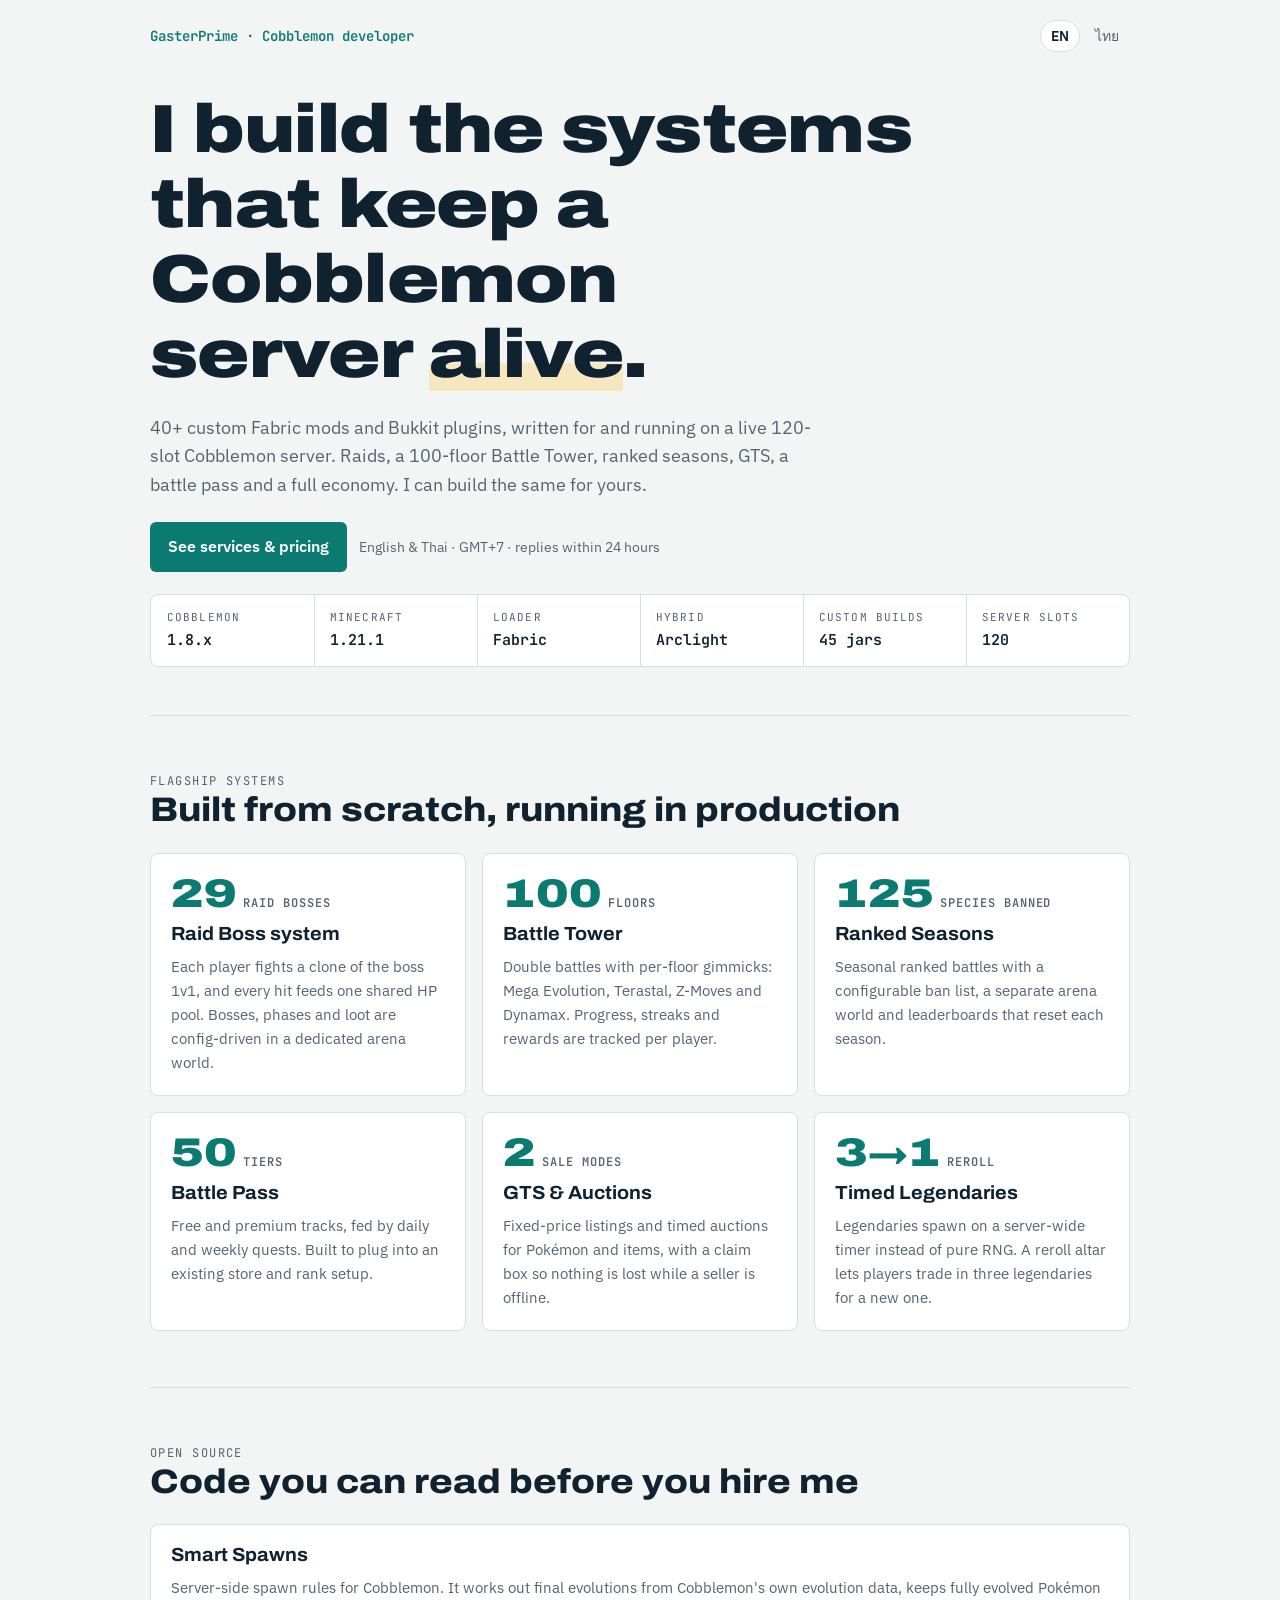
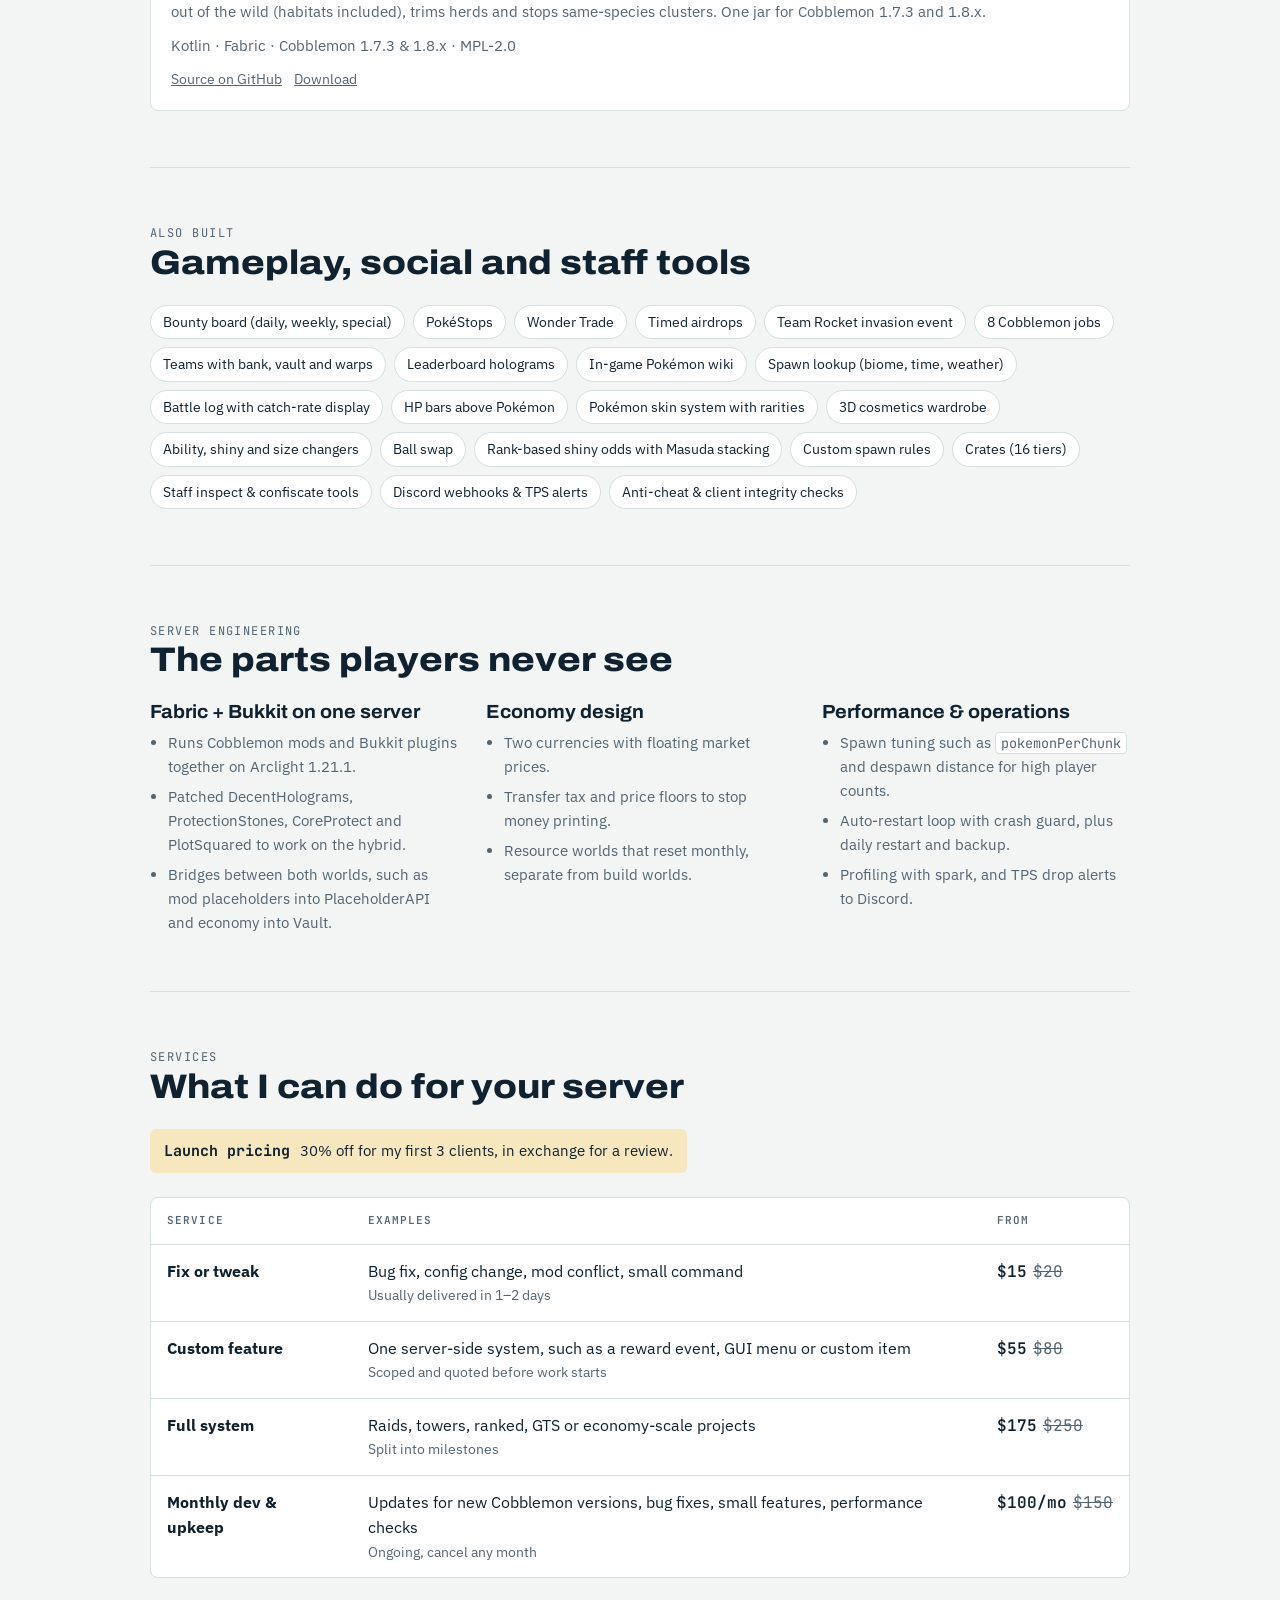
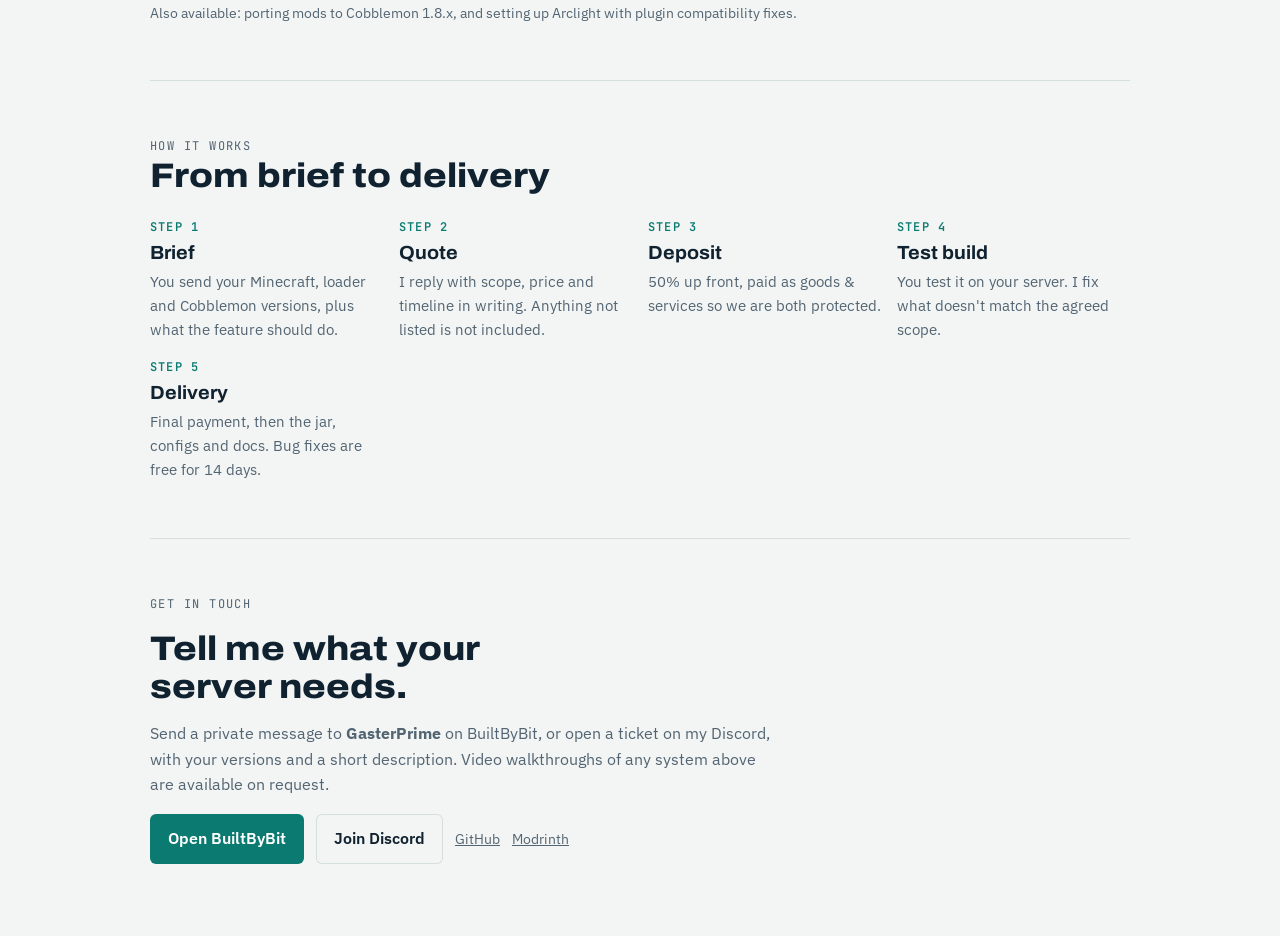
<file: index.html>
<!doctype html>
<html lang="en">
<head>
<meta charset="utf-8">
<meta name="viewport" content="width=device-width, initial-scale=1, viewport-fit=cover">
<title>GasterPrime · Cobblemon Developer</title>
<meta name="description" content="Custom Fabric mods and Bukkit plugins for Cobblemon servers. 40+ systems running on a live 120-slot Cobblemon 1.8 server.">
<link rel="alternate" hreflang="en" href="https://gasterprime.github.io/">
<link rel="alternate" hreflang="th" href="https://gasterprime.github.io/th/">
<link rel="preconnect" href="https://fonts.googleapis.com">
<link rel="preconnect" href="https://fonts.gstatic.com" crossorigin>
<link rel="stylesheet" href="https://fonts.googleapis.com/css2?family=Archivo:wdth,wght@62..125,400..900&family=IBM+Plex+Sans:wght@400;500;600&family=JetBrains+Mono:wght@400;600&display=swap">
<link rel="stylesheet" href="assets/style.css">
</head>
<body>
<div class="wrap">
  <div class="topbar">
    <span class="handle">GasterPrime · Cobblemon developer</span>
    <nav class="lang" aria-label="Language"><span>EN</span><a href="th/" hreflang="th" lang="th">ไทย</a></nav>
  </div>

  <header>
    <h1>I build the systems that keep a Cobblemon server <em>alive</em>.</h1>
    <p class="lede">40+ custom Fabric mods and Bukkit plugins, written for and running on a live 120-slot Cobblemon server. Raids, a 100-floor Battle Tower, ranked seasons, GTS, a battle pass and a full economy. I can build the same for yours.</p>
    <div class="cta-row">
      <a class="btn" href="#hire">See services &amp; pricing</a>
      <span class="note">English &amp; Thai · GMT+7 · replies within 24 hours</span>
    </div>
    <dl class="spec" aria-label="Production stack">
      <div><dt>Cobblemon</dt><dd>1.8.x</dd></div>
      <div><dt>Minecraft</dt><dd>1.21.1</dd></div>
      <div><dt>Loader</dt><dd>Fabric</dd></div>
      <div><dt>Hybrid</dt><dd>Arclight</dd></div>
      <div><dt>Custom builds</dt><dd>45 jars</dd></div>
      <div><dt>Server slots</dt><dd>120</dd></div>
    </dl>
  </header>

  <section aria-labelledby="flagship">
    <div>
      <p class="eyebrow">Flagship systems</p>
      <h2 id="flagship">Built from scratch, running in production</h2>
    </div>
    <div class="systems">
      <article class="sys">
        <div class="figure">29<small>raid bosses</small></div>
        <h3>Raid Boss system</h3>
        <p>Each player fights a clone of the boss 1v1, and every hit feeds one shared HP pool. Bosses, phases and loot are config-driven in a dedicated arena world.</p>
      </article>
      <article class="sys">
        <div class="figure">100<small>floors</small></div>
        <h3>Battle Tower</h3>
        <p>Double battles with per-floor gimmicks: Mega Evolution, Terastal, Z-Moves and Dynamax. Progress, streaks and rewards are tracked per player.</p>
      </article>
      <article class="sys">
        <div class="figure">125<small>species banned</small></div>
        <h3>Ranked Seasons</h3>
        <p>Seasonal ranked battles with a configurable ban list, a separate arena world and leaderboards that reset each season.</p>
      </article>
      <article class="sys">
        <div class="figure">50<small>tiers</small></div>
        <h3>Battle Pass</h3>
        <p>Free and premium tracks, fed by daily and weekly quests. Built to plug into an existing store and rank setup.</p>
      </article>
      <article class="sys">
        <div class="figure">2<small>sale modes</small></div>
        <h3>GTS &amp; Auctions</h3>
        <p>Fixed-price listings and timed auctions for Pokémon and items, with a claim box so nothing is lost while a seller is offline.</p>
      </article>
      <article class="sys">
        <div class="figure">3→1<small>reroll</small></div>
        <h3>Timed Legendaries</h3>
        <p>Legendaries spawn on a server-wide timer instead of pure RNG. A reroll altar lets players trade in three legendaries for a new one.</p>
      </article>
    </div>
  </section>

  <section aria-labelledby="oss">
    <div>
      <p class="eyebrow">Open source</p>
      <h2 id="oss">Code you can read before you hire me</h2>
    </div>
    <article class="sys">
      <h3>Smart Spawns</h3>
      <p>Server-side spawn rules for Cobblemon. It works out final evolutions from Cobblemon's own evolution data, keeps fully evolved Pokémon out of the wild (habitats included), trims herds and stops same-species clusters. One jar for Cobblemon 1.7.3 and 1.8.x.</p>
      <p class="note">Kotlin · Fabric · Cobblemon 1.7.3 &amp; 1.8.x · MPL-2.0</p>
      <div class="cta-row">
        <a class="note" href="https://github.com/GasterPrime/smart-spawns" target="_blank" rel="noopener">Source on GitHub</a>
        <a class="note" href="https://github.com/GasterPrime/smart-spawns/releases" target="_blank" rel="noopener">Download</a>
      </div>
    </article>
  </section>

  <section aria-labelledby="more">
    <div>
      <p class="eyebrow">Also built</p>
      <h2 id="more">Gameplay, social and staff tools</h2>
    </div>
    <ul class="chips">
      <li>Bounty board (daily, weekly, special)</li>
      <li>PokéStops</li>
      <li>Wonder Trade</li>
      <li>Timed airdrops</li>
      <li>Team Rocket invasion event</li>
      <li>8 Cobblemon jobs</li>
      <li>Teams with bank, vault and warps</li>
      <li>Leaderboard holograms</li>
      <li>In-game Pokémon wiki</li>
      <li>Spawn lookup (biome, time, weather)</li>
      <li>Battle log with catch-rate display</li>
      <li>HP bars above Pokémon</li>
      <li>Pokémon skin system with rarities</li>
      <li>3D cosmetics wardrobe</li>
      <li>Ability, shiny and size changers</li>
      <li>Ball swap</li>
      <li>Rank-based shiny odds with Masuda stacking</li>
      <li>Custom spawn rules</li>
      <li>Crates (16 tiers)</li>
      <li>Staff inspect &amp; confiscate tools</li>
      <li>Discord webhooks &amp; TPS alerts</li>
      <li>Anti-cheat &amp; client integrity checks</li>
    </ul>
  </section>

  <section aria-labelledby="eng">
    <div>
      <p class="eyebrow">Server engineering</p>
      <h2 id="eng">The parts players never see</h2>
    </div>
    <div class="eng">
      <div>
        <h3>Fabric + Bukkit on one server</h3>
        <ul>
          <li>Runs Cobblemon mods and Bukkit plugins together on Arclight 1.21.1.</li>
          <li>Patched DecentHolograms, ProtectionStones, CoreProtect and PlotSquared to work on the hybrid.</li>
          <li>Bridges between both worlds, such as mod placeholders into PlaceholderAPI and economy into Vault.</li>
        </ul>
      </div>
      <div>
        <h3>Economy design</h3>
        <ul>
          <li>Two currencies with floating market prices.</li>
          <li>Transfer tax and price floors to stop money printing.</li>
          <li>Resource worlds that reset monthly, separate from build worlds.</li>
        </ul>
      </div>
      <div>
        <h3>Performance &amp; operations</h3>
        <ul>
          <li>Spawn tuning such as <code>pokemonPerChunk</code> and despawn distance for high player counts.</li>
          <li>Auto-restart loop with crash guard, plus daily restart and backup.</li>
          <li>Profiling with spark, and TPS drop alerts to Discord.</li>
        </ul>
      </div>
    </div>
  </section>

  <section id="hire" aria-labelledby="services">
    <div>
      <p class="eyebrow">Services</p>
      <h2 id="services">What I can do for your server</h2>
    </div>
    <p class="launch"><b>Launch pricing</b> 30% off for my first 3 clients, in exchange for a review.</p>
    <div class="table-wrap">
      <table>
        <thead><tr><th>Service</th><th>Examples</th><th>From</th></tr></thead>
        <tbody>
          <tr><td><b>Fix or tweak</b></td><td>Bug fix, config change, mod conflict, small command<small>Usually delivered in 1–2 days</small></td><td class="price">$15<s>$20</s></td></tr>
          <tr><td><b>Custom feature</b></td><td>One server-side system, such as a reward event, GUI menu or custom item<small>Scoped and quoted before work starts</small></td><td class="price">$55<s>$80</s></td></tr>
          <tr><td><b>Full system</b></td><td>Raids, towers, ranked, GTS or economy-scale projects<small>Split into milestones</small></td><td class="price">$175<s>$250</s></td></tr>
          <tr><td><b>Monthly dev &amp; upkeep</b></td><td>Updates for new Cobblemon versions, bug fixes, small features, performance checks<small>Ongoing, cancel any month</small></td><td class="price">$100/mo<s>$150</s></td></tr>
        </tbody>
      </table>
    </div>
    <p class="note">Also available: porting mods to Cobblemon 1.8.x, and setting up Arclight with plugin compatibility fixes.</p>
  </section>

  <section aria-labelledby="process">
    <div>
      <p class="eyebrow">How it works</p>
      <h2 id="process">From brief to delivery</h2>
    </div>
    <ol class="steps">
      <li><h3>Brief</h3><p>You send your Minecraft, loader and Cobblemon versions, plus what the feature should do.</p></li>
      <li><h3>Quote</h3><p>I reply with scope, price and timeline in writing. Anything not listed is not included.</p></li>
      <li><h3>Deposit</h3><p>50% up front, paid as goods &amp; services so we are both protected.</p></li>
      <li><h3>Test build</h3><p>You test it on your server. I fix what doesn't match the agreed scope.</p></li>
      <li><h3>Delivery</h3><p>Final payment, then the jar, configs and docs. Bug fixes are free for 14 days.</p></li>
    </ol>
  </section>

  <footer>
    <p class="eyebrow">Get in touch</p>
    <h2>Tell me what your server needs.</h2>
    <p class="lede">Send a private message to <b>GasterPrime</b> on BuiltByBit, or open a ticket on my Discord, with your versions and a short description. Video walkthroughs of any system above are available on request.</p>
    <div class="cta-row">
      <a class="btn" href="https://builtbybit.com/members/952626/" target="_blank" rel="noopener">Open BuiltByBit</a>
      <a class="btn ghost" href="https://discord.gg/PkxMp56xcr" target="_blank" rel="noopener">Join Discord</a>
      <a class="note" href="https://github.com/GasterPrime" target="_blank" rel="noopener">GitHub</a>
      <a class="note" href="https://modrinth.com/user/GasterPrimeDev" target="_blank" rel="noopener">Modrinth</a>
    </div>
  </footer>
</div>
</body>
</html>
</file>
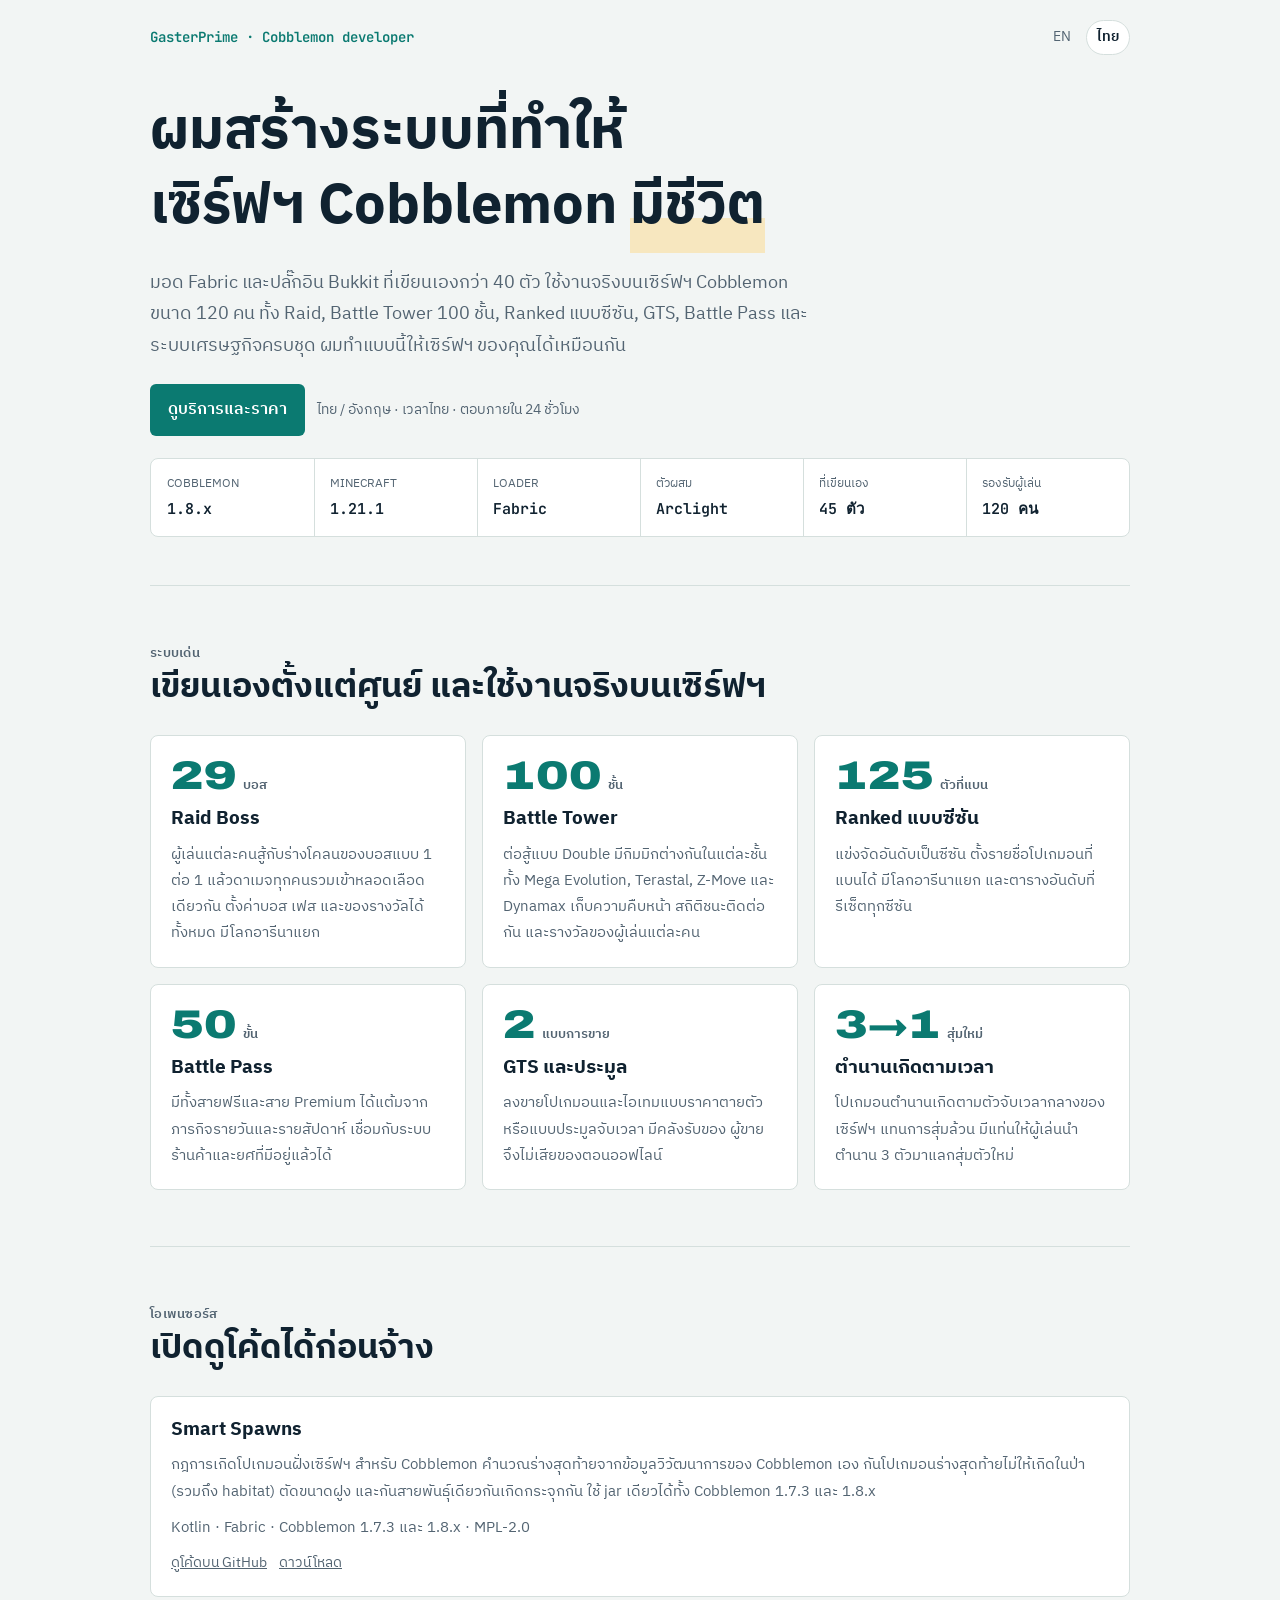
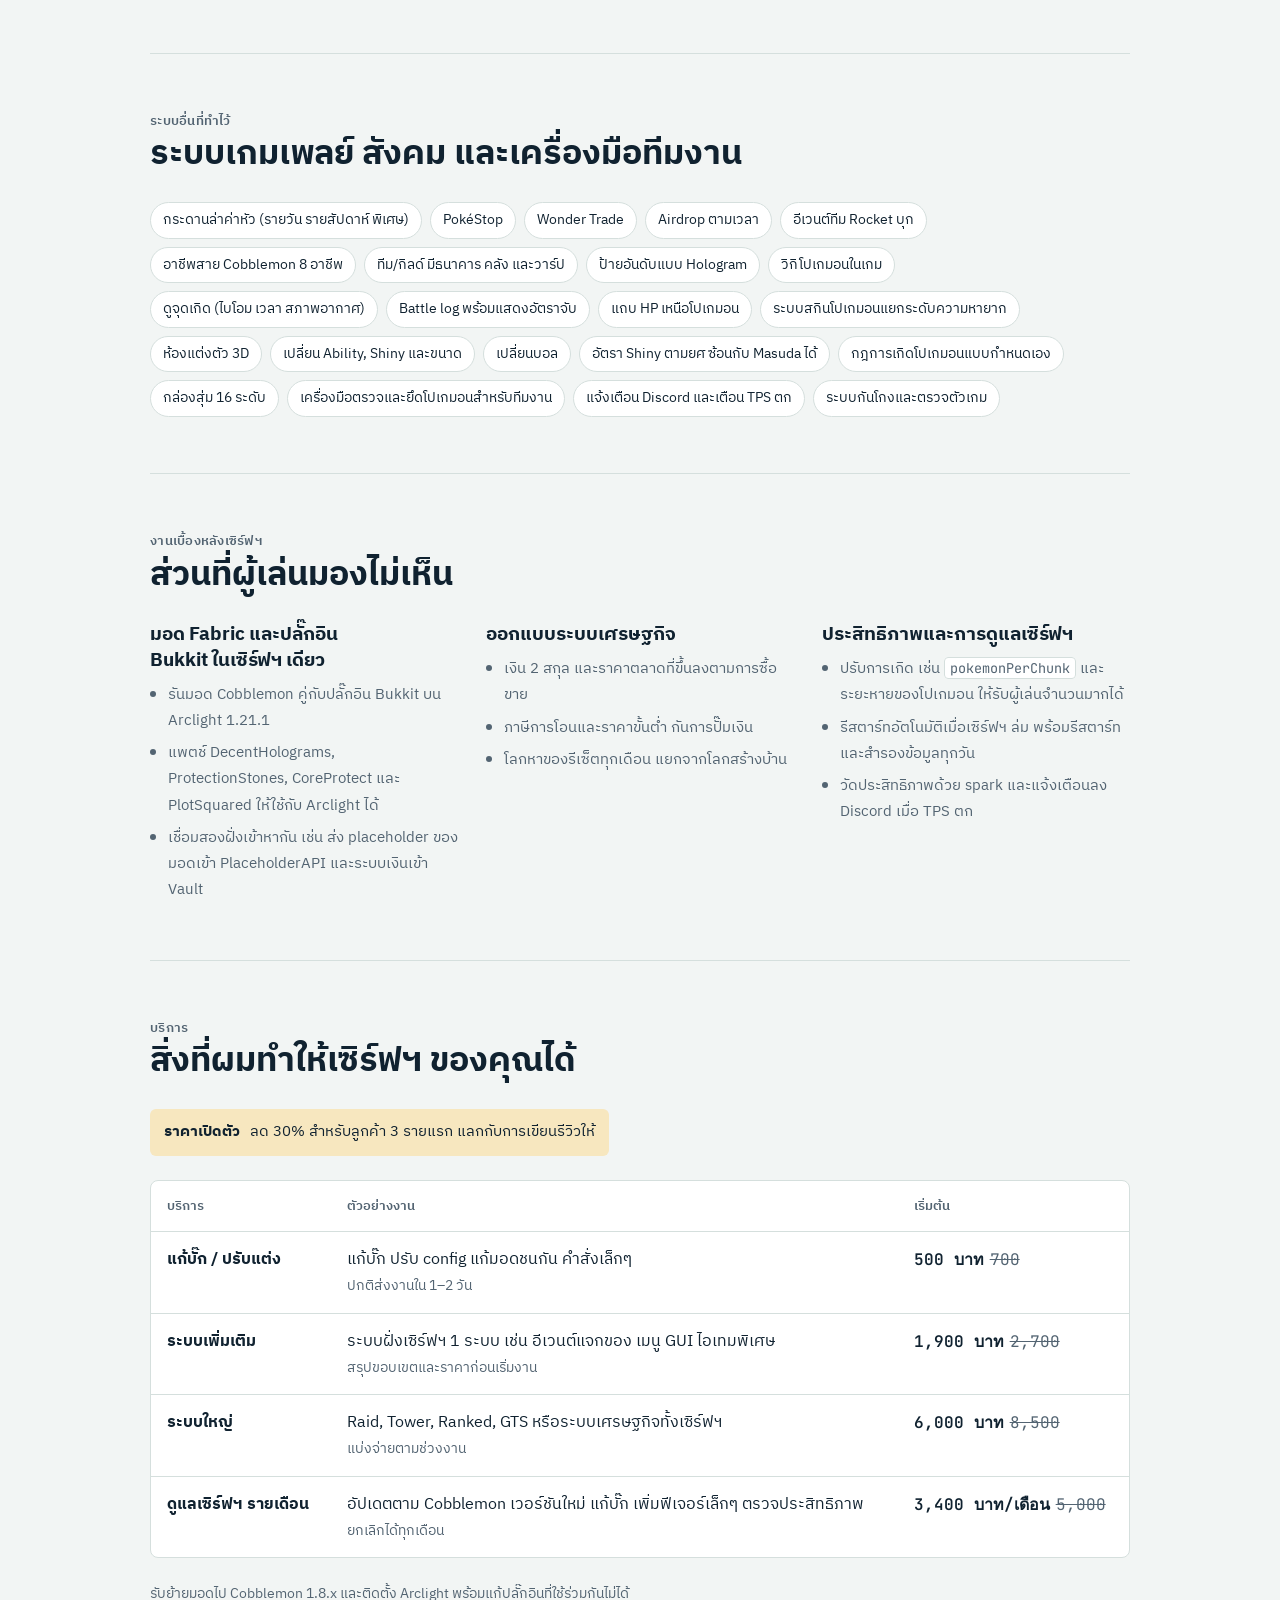
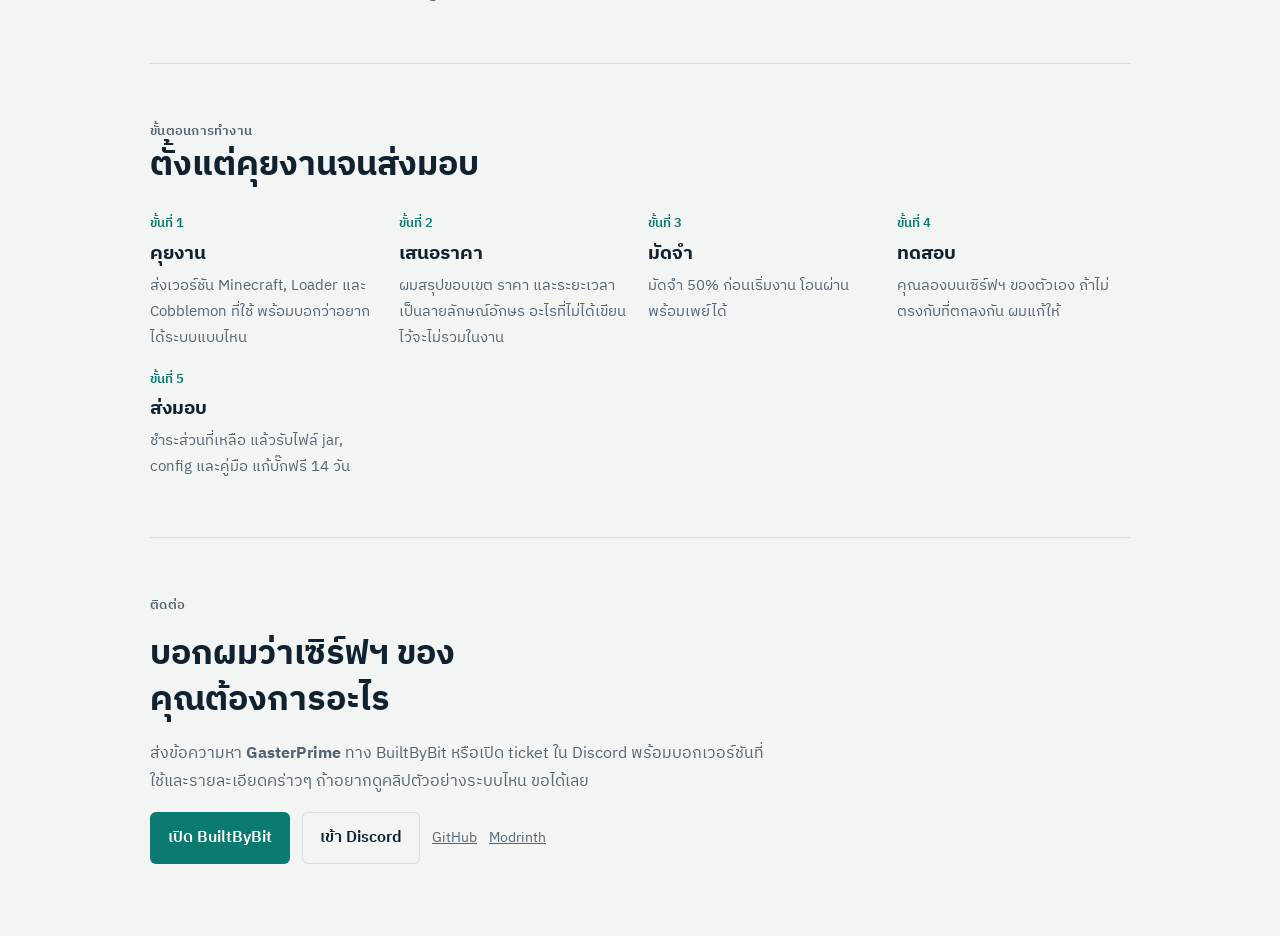
<file: th/index.html>
<!doctype html>
<html lang="th">
<head>
<meta charset="utf-8">
<meta name="viewport" content="width=device-width, initial-scale=1, viewport-fit=cover">
<title>GasterPrime · นักพัฒนา Cobblemon</title>
<meta name="description" content="รับทำมอด Fabric และปลั๊กอิน Bukkit สำหรับเซิร์ฟเวอร์ Cobblemon มีระบบกว่า 40 ตัวที่ใช้งานจริงบนเซิร์ฟฯ Cobblemon 1.8 ขนาด 120 คน">
<link rel="alternate" hreflang="en" href="https://gasterprime.github.io/">
<link rel="alternate" hreflang="th" href="https://gasterprime.github.io/th/">
<link rel="preconnect" href="https://fonts.googleapis.com">
<link rel="preconnect" href="https://fonts.gstatic.com" crossorigin>
<link rel="stylesheet" href="https://fonts.googleapis.com/css2?family=Archivo:wdth,wght@62..125,400..900&family=IBM+Plex+Sans:wght@400;500;600&family=IBM+Plex+Sans+Thai:wght@400;500;600;700&family=JetBrains+Mono:wght@400;600&display=swap">
<link rel="stylesheet" href="../assets/style.css">
</head>
<body>
<div class="wrap">
  <div class="topbar">
    <span class="handle">GasterPrime · Cobblemon developer</span>
    <nav class="lang" aria-label="ภาษา"><a href="../" hreflang="en" lang="en">EN</a><span>ไทย</span></nav>
  </div>

  <header>
    <h1>ผมสร้างระบบที่ทำให้เซิร์ฟฯ Cobblemon <em>มีชีวิต</em></h1>
    <p class="lede">มอด Fabric และปลั๊กอิน Bukkit ที่เขียนเองกว่า 40 ตัว ใช้งานจริงบนเซิร์ฟฯ Cobblemon ขนาด 120 คน ทั้ง Raid, Battle Tower 100 ชั้น, Ranked แบบซีซัน, GTS, Battle Pass และระบบเศรษฐกิจครบชุด ผมทำแบบนี้ให้เซิร์ฟฯ ของคุณได้เหมือนกัน</p>
    <div class="cta-row">
      <a class="btn" href="#hire">ดูบริการและราคา</a>
      <span class="note">ไทย / อังกฤษ · เวลาไทย · ตอบภายใน 24 ชั่วโมง</span>
    </div>
    <dl class="spec" aria-label="เวอร์ชันที่ใช้งานจริง">
      <div><dt>Cobblemon</dt><dd>1.8.x</dd></div>
      <div><dt>Minecraft</dt><dd>1.21.1</dd></div>
      <div><dt>Loader</dt><dd>Fabric</dd></div>
      <div><dt>ตัวผสม</dt><dd>Arclight</dd></div>
      <div><dt>ที่เขียนเอง</dt><dd>45 ตัว</dd></div>
      <div><dt>รองรับผู้เล่น</dt><dd>120 คน</dd></div>
    </dl>
  </header>

  <section aria-labelledby="flagship">
    <div>
      <p class="eyebrow">ระบบเด่น</p>
      <h2 id="flagship">เขียนเองตั้งแต่ศูนย์ และใช้งานจริงบนเซิร์ฟฯ</h2>
    </div>
    <div class="systems">
      <article class="sys">
        <div class="figure">29<small>บอส</small></div>
        <h3>Raid Boss</h3>
        <p>ผู้เล่นแต่ละคนสู้กับร่างโคลนของบอสแบบ 1 ต่อ 1 แล้วดาเมจทุกคนรวมเข้าหลอดเลือดเดียวกัน ตั้งค่าบอส เฟส และของรางวัลได้ทั้งหมด มีโลกอารีนาแยก</p>
      </article>
      <article class="sys">
        <div class="figure">100<small>ชั้น</small></div>
        <h3>Battle Tower</h3>
        <p>ต่อสู้แบบ Double มีกิมมิกต่างกันในแต่ละชั้น ทั้ง Mega Evolution, Terastal, Z-Move และ Dynamax เก็บความคืบหน้า สถิติชนะติดต่อกัน และรางวัลของผู้เล่นแต่ละคน</p>
      </article>
      <article class="sys">
        <div class="figure">125<small>ตัวที่แบน</small></div>
        <h3>Ranked แบบซีซัน</h3>
        <p>แข่งจัดอันดับเป็นซีซัน ตั้งรายชื่อโปเกมอนที่แบนได้ มีโลกอารีนาแยก และตารางอันดับที่รีเซ็ตทุกซีซัน</p>
      </article>
      <article class="sys">
        <div class="figure">50<small>ขั้น</small></div>
        <h3>Battle Pass</h3>
        <p>มีทั้งสายฟรีและสาย Premium ได้แต้มจากภารกิจรายวันและรายสัปดาห์ เชื่อมกับระบบร้านค้าและยศที่มีอยู่แล้วได้</p>
      </article>
      <article class="sys">
        <div class="figure">2<small>แบบการขาย</small></div>
        <h3>GTS และประมูล</h3>
        <p>ลงขายโปเกมอนและไอเทมแบบราคาตายตัวหรือแบบประมูลจับเวลา มีคลังรับของ ผู้ขายจึงไม่เสียของตอนออฟไลน์</p>
      </article>
      <article class="sys">
        <div class="figure">3→1<small>สุ่มใหม่</small></div>
        <h3>ตำนานเกิดตามเวลา</h3>
        <p>โปเกมอนตำนานเกิดตามตัวจับเวลากลางของเซิร์ฟฯ แทนการสุ่มล้วน มีแท่นให้ผู้เล่นนำตำนาน 3 ตัวมาแลกสุ่มตัวใหม่</p>
      </article>
    </div>
  </section>

  <section aria-labelledby="oss">
    <div>
      <p class="eyebrow">โอเพนซอร์ส</p>
      <h2 id="oss">เปิดดูโค้ดได้ก่อนจ้าง</h2>
    </div>
    <article class="sys">
      <h3>Smart Spawns</h3>
      <p>กฎการเกิดโปเกมอนฝั่งเซิร์ฟฯ สำหรับ Cobblemon คำนวณร่างสุดท้ายจากข้อมูลวิวัฒนาการของ Cobblemon เอง กันโปเกมอนร่างสุดท้ายไม่ให้เกิดในป่า (รวมถึง habitat) ตัดขนาดฝูง และกันสายพันธุ์เดียวกันเกิดกระจุกกัน ใช้ jar เดียวได้ทั้ง Cobblemon 1.7.3 และ 1.8.x</p>
      <p class="note">Kotlin · Fabric · Cobblemon 1.7.3 และ 1.8.x · MPL-2.0</p>
      <div class="cta-row">
        <a class="note" href="https://github.com/GasterPrime/smart-spawns" target="_blank" rel="noopener">ดูโค้ดบน GitHub</a>
        <a class="note" href="https://github.com/GasterPrime/smart-spawns/releases" target="_blank" rel="noopener">ดาวน์โหลด</a>
      </div>
    </article>
  </section>

  <section aria-labelledby="more">
    <div>
      <p class="eyebrow">ระบบอื่นที่ทำไว้</p>
      <h2 id="more">ระบบเกมเพลย์ สังคม และเครื่องมือทีมงาน</h2>
    </div>
    <ul class="chips">
      <li>กระดานล่าค่าหัว (รายวัน รายสัปดาห์ พิเศษ)</li>
      <li>PokéStop</li>
      <li>Wonder Trade</li>
      <li>Airdrop ตามเวลา</li>
      <li>อีเวนต์ทีม Rocket บุก</li>
      <li>อาชีพสาย Cobblemon 8 อาชีพ</li>
      <li>ทีม/กิลด์ มีธนาคาร คลัง และวาร์ป</li>
      <li>ป้ายอันดับแบบ Hologram</li>
      <li>วิกิโปเกมอนในเกม</li>
      <li>ดูจุดเกิด (ไบโอม เวลา สภาพอากาศ)</li>
      <li>Battle log พร้อมแสดงอัตราจับ</li>
      <li>แถบ HP เหนือโปเกมอน</li>
      <li>ระบบสกินโปเกมอนแยกระดับความหายาก</li>
      <li>ห้องแต่งตัว 3D</li>
      <li>เปลี่ยน Ability, Shiny และขนาด</li>
      <li>เปลี่ยนบอล</li>
      <li>อัตรา Shiny ตามยศ ซ้อนกับ Masuda ได้</li>
      <li>กฎการเกิดโปเกมอนแบบกำหนดเอง</li>
      <li>กล่องสุ่ม 16 ระดับ</li>
      <li>เครื่องมือตรวจและยึดโปเกมอนสำหรับทีมงาน</li>
      <li>แจ้งเตือน Discord และเตือน TPS ตก</li>
      <li>ระบบกันโกงและตรวจตัวเกม</li>
    </ul>
  </section>

  <section aria-labelledby="eng">
    <div>
      <p class="eyebrow">งานเบื้องหลังเซิร์ฟฯ</p>
      <h2 id="eng">ส่วนที่ผู้เล่นมองไม่เห็น</h2>
    </div>
    <div class="eng">
      <div>
        <h3>มอด Fabric และปลั๊กอิน Bukkit ในเซิร์ฟฯ เดียว</h3>
        <ul>
          <li>รันมอด Cobblemon คู่กับปลั๊กอิน Bukkit บน Arclight 1.21.1</li>
          <li>แพตช์ DecentHolograms, ProtectionStones, CoreProtect และ PlotSquared ให้ใช้กับ Arclight ได้</li>
          <li>เชื่อมสองฝั่งเข้าหากัน เช่น ส่ง placeholder ของมอดเข้า PlaceholderAPI และระบบเงินเข้า Vault</li>
        </ul>
      </div>
      <div>
        <h3>ออกแบบระบบเศรษฐกิจ</h3>
        <ul>
          <li>เงิน 2 สกุล และราคาตลาดที่ขึ้นลงตามการซื้อขาย</li>
          <li>ภาษีการโอนและราคาขั้นต่ำ กันการปั๊มเงิน</li>
          <li>โลกหาของรีเซ็ตทุกเดือน แยกจากโลกสร้างบ้าน</li>
        </ul>
      </div>
      <div>
        <h3>ประสิทธิภาพและการดูแลเซิร์ฟฯ</h3>
        <ul>
          <li>ปรับการเกิด เช่น <code>pokemonPerChunk</code> และระยะหายของโปเกมอน ให้รับผู้เล่นจำนวนมากได้</li>
          <li>รีสตาร์ทอัตโนมัติเมื่อเซิร์ฟฯ ล่ม พร้อมรีสตาร์ทและสำรองข้อมูลทุกวัน</li>
          <li>วัดประสิทธิภาพด้วย spark และแจ้งเตือนลง Discord เมื่อ TPS ตก</li>
        </ul>
      </div>
    </div>
  </section>

  <section id="hire" aria-labelledby="services">
    <div>
      <p class="eyebrow">บริการ</p>
      <h2 id="services">สิ่งที่ผมทำให้เซิร์ฟฯ ของคุณได้</h2>
    </div>
    <p class="launch"><b>ราคาเปิดตัว</b> ลด 30% สำหรับลูกค้า 3 รายแรก แลกกับการเขียนรีวิวให้</p>
    <div class="table-wrap">
      <table>
        <thead><tr><th>บริการ</th><th>ตัวอย่างงาน</th><th>เริ่มต้น</th></tr></thead>
        <tbody>
          <tr><td><b>แก้บั๊ก / ปรับแต่ง</b></td><td>แก้บั๊ก ปรับ config แก้มอดชนกัน คำสั่งเล็กๆ<small>ปกติส่งงานใน 1–2 วัน</small></td><td class="price">500 บาท<s>700</s></td></tr>
          <tr><td><b>ระบบเพิ่มเติม</b></td><td>ระบบฝั่งเซิร์ฟฯ 1 ระบบ เช่น อีเวนต์แจกของ เมนู GUI ไอเทมพิเศษ<small>สรุปขอบเขตและราคาก่อนเริ่มงาน</small></td><td class="price">1,900 บาท<s>2,700</s></td></tr>
          <tr><td><b>ระบบใหญ่</b></td><td>Raid, Tower, Ranked, GTS หรือระบบเศรษฐกิจทั้งเซิร์ฟฯ<small>แบ่งจ่ายตามช่วงงาน</small></td><td class="price">6,000 บาท<s>8,500</s></td></tr>
          <tr><td><b>ดูแลเซิร์ฟฯ รายเดือน</b></td><td>อัปเดตตาม Cobblemon เวอร์ชันใหม่ แก้บั๊ก เพิ่มฟีเจอร์เล็กๆ ตรวจประสิทธิภาพ<small>ยกเลิกได้ทุกเดือน</small></td><td class="price">3,400 บาท/เดือน<s>5,000</s></td></tr>
        </tbody>
      </table>
    </div>
    <p class="note">รับย้ายมอดไป Cobblemon 1.8.x และติดตั้ง Arclight พร้อมแก้ปลั๊กอินที่ใช้ร่วมกันไม่ได้</p>
  </section>

  <section aria-labelledby="process">
    <div>
      <p class="eyebrow">ขั้นตอนการทำงาน</p>
      <h2 id="process">ตั้งแต่คุยงานจนส่งมอบ</h2>
    </div>
    <ol class="steps">
      <li><h3>คุยงาน</h3><p>ส่งเวอร์ชัน Minecraft, Loader และ Cobblemon ที่ใช้ พร้อมบอกว่าอยากได้ระบบแบบไหน</p></li>
      <li><h3>เสนอราคา</h3><p>ผมสรุปขอบเขต ราคา และระยะเวลาเป็นลายลักษณ์อักษร อะไรที่ไม่ได้เขียนไว้จะไม่รวมในงาน</p></li>
      <li><h3>มัดจำ</h3><p>มัดจำ 50% ก่อนเริ่มงาน โอนผ่านพร้อมเพย์ได้</p></li>
      <li><h3>ทดสอบ</h3><p>คุณลองบนเซิร์ฟฯ ของตัวเอง ถ้าไม่ตรงกับที่ตกลงกัน ผมแก้ให้</p></li>
      <li><h3>ส่งมอบ</h3><p>ชำระส่วนที่เหลือ แล้วรับไฟล์ jar, config และคู่มือ แก้บั๊กฟรี 14 วัน</p></li>
    </ol>
  </section>

  <footer>
    <p class="eyebrow">ติดต่อ</p>
    <h2>บอกผมว่าเซิร์ฟฯ ของคุณต้องการอะไร</h2>
    <p class="lede">ส่งข้อความหา <b>GasterPrime</b> ทาง BuiltByBit หรือเปิด ticket ใน Discord พร้อมบอกเวอร์ชันที่ใช้และรายละเอียดคร่าวๆ ถ้าอยากดูคลิปตัวอย่างระบบไหน ขอได้เลย</p>
    <div class="cta-row">
      <a class="btn" href="https://builtbybit.com/members/952626/" target="_blank" rel="noopener">เปิด BuiltByBit</a>
      <a class="btn ghost" href="https://discord.gg/PkxMp56xcr" target="_blank" rel="noopener">เข้า Discord</a>
      <a class="note" href="https://github.com/GasterPrime" target="_blank" rel="noopener">GitHub</a>
      <a class="note" href="https://modrinth.com/user/GasterPrimeDev" target="_blank" rel="noopener">Modrinth</a>
    </div>
  </footer>
</div>
</body>
</html>
</file>
<file: assets/style.css>
/* Layout: one reading column; a spec strip under the hero, then systems, engineering, services, terms. */
:root {
  --bg: #f2f5f4;
  --surface: #ffffff;
  --ink: #102230;
  --muted: #536472;
  --line: #d5dfdd;
  --accent: #0b7a71;
  --accent-ink: #ffffff;
  --mark: #e0a21b;
  --mark-soft: #f7e7bf;
  --font-display: "Archivo", "Arial Narrow", system-ui, sans-serif;
  --font-body: "IBM Plex Sans", system-ui, -apple-system, "Segoe UI", sans-serif;
  --font-mono: "JetBrains Mono", ui-monospace, "SF Mono", Menlo, monospace;
  color-scheme: light;
}
@media (prefers-color-scheme: dark) {
  :root {
    --bg: #0c151c; --surface: #13202a; --ink: #e5edf1; --muted: #93a6b2; --line: #24343f;
    --accent: #3cc2b5; --accent-ink: #062a27; --mark: #f0b63a; --mark-soft: #3a2f14;
    color-scheme: dark;
  }
}
/* Thai: Archivo and Plex Sans have no Thai glyphs, so Thai text uses Plex Sans Thai */
:root:lang(th) {
  --font-display: "IBM Plex Sans Thai", "Archivo", system-ui, sans-serif;
  --font-body: "IBM Plex Sans Thai", "IBM Plex Sans", system-ui, sans-serif;
}

* { box-sizing: border-box; }
html { -webkit-text-size-adjust: 100%; }
body {
  margin: 0;
  background: var(--bg); color: var(--ink);
  font-family: var(--font-body); font-size: 16px; line-height: 1.6;
  padding-left: max(16px, env(safe-area-inset-left, 0px));
  padding-right: max(16px, env(safe-area-inset-right, 0px));
}
:lang(th) body { line-height: 1.75; }
.wrap { max-width: 980px; margin: 0 auto; }
section { padding-block: 56px; border-top: 1px solid var(--line); display: grid; gap: 24px; }
h1, h2, h3 { font-family: var(--font-display); text-wrap: balance; margin: 0; line-height: 1.1; }
:lang(th) h1, :lang(th) h2, :lang(th) h3 { line-height: 1.35; }
h2 { font-size: clamp(26px, 4vw, 34px); font-weight: 800; font-variation-settings: "wdth" 112; }
h3 { font-size: 19px; font-weight: 700; font-variation-settings: "wdth" 104; }
p { margin: 0; }
.eyebrow { font-family: var(--font-mono); font-size: 12px; letter-spacing: .12em; text-transform: uppercase; color: var(--muted); }
:lang(th) .eyebrow { font-family: var(--font-body); letter-spacing: .02em; font-size: 13px; font-weight: 600; }
.lede { color: var(--muted); max-width: 62ch; }

/* Top bar with language switch */
.topbar { display: flex; justify-content: space-between; align-items: center; gap: 12px; padding-block: 20px 0; }
.handle { font-family: var(--font-mono); font-size: 14px; color: var(--accent); font-weight: 600; }
.lang { display: flex; gap: 4px; font-size: 14px; }
.lang a, .lang span { padding: 4px 10px; border-radius: 999px; text-decoration: none; color: var(--muted); border: 1px solid transparent; }
.lang span { color: var(--ink); border-color: var(--line); background: var(--surface); font-weight: 600; }
.lang a:hover { color: var(--ink); }

/* Hero */
header { padding-block: 40px 48px; display: grid; gap: 22px; }
h1 { font-size: clamp(36px, 7vw, 68px); font-weight: 900; font-variation-settings: "wdth" 118; letter-spacing: -.01em; max-width: 16ch; }
:lang(th) h1 { font-size: clamp(32px, 6vw, 56px); font-weight: 700; letter-spacing: 0; max-width: 20ch; }
h1 em { font-style: normal; background: linear-gradient(transparent 62%, var(--mark-soft) 62%); }
header .lede { font-size: 18px; }
.cta-row { display: flex; flex-wrap: wrap; gap: 12px; align-items: center; }
.btn { display: inline-flex; align-items: center; gap: 8px; padding: 12px 18px; border-radius: 6px; font-weight: 600; text-decoration: none; background: var(--accent); color: var(--accent-ink); }
.btn.ghost { background: transparent; color: var(--ink); box-shadow: inset 0 0 0 1px var(--line); }
.btn:focus-visible, a:focus-visible { outline: 3px solid var(--mark); outline-offset: 2px; }
.note { font-size: 14px; color: var(--muted); }

/* Spec strip: the real stack, as a server owner would read it */
.spec { display: grid; grid-template-columns: repeat(auto-fit, minmax(150px, 1fr)); border: 1px solid var(--line); border-radius: 8px; overflow: hidden; background: var(--surface); margin: 0; }
.spec div { padding: 14px 16px; border-right: 1px solid var(--line); border-bottom: 1px solid var(--line); margin: 0 -1px -1px 0; display: grid; gap: 2px; min-width: 0; }
.spec dt { font-family: var(--font-mono); font-size: 11px; letter-spacing: .1em; text-transform: uppercase; color: var(--muted); }
:lang(th) .spec dt { font-family: var(--font-body); letter-spacing: 0; font-size: 12px; }
.spec dd { margin: 0; font-family: var(--font-mono); font-weight: 600; font-size: 15px; font-variant-numeric: tabular-nums; }

/* Flagship systems */
.systems { display: grid; grid-template-columns: repeat(auto-fit, minmax(280px, 1fr)); gap: 16px; }
.sys { background: var(--surface); border: 1px solid var(--line); border-radius: 8px; padding: 20px; display: grid; gap: 10px; align-content: start; min-width: 0; }
.figure { font-family: "Archivo", "Arial Narrow", sans-serif; font-weight: 900; font-variation-settings: "wdth" 125; font-size: 40px; line-height: 1; color: var(--accent); font-variant-numeric: tabular-nums; }
.figure small { font-family: var(--font-mono); font-size: 12px; font-weight: 600; letter-spacing: .08em; text-transform: uppercase; color: var(--muted); margin-left: 6px; }
:lang(th) .figure small { font-family: var(--font-body); letter-spacing: 0; font-size: 13px; }
.sys p { color: var(--muted); font-size: 15px; }

.chips { display: flex; flex-wrap: wrap; gap: 8px; list-style: none; padding: 0; margin: 0; }
.chips li { border: 1px solid var(--line); border-radius: 999px; padding: 5px 12px; font-size: 14px; background: var(--surface); }

/* Engineering */
.eng { display: grid; grid-template-columns: repeat(auto-fit, minmax(260px, 1fr)); gap: 28px; }
.eng > div { display: grid; gap: 8px; align-content: start; min-width: 0; }
.eng ul { margin: 0; padding-left: 18px; color: var(--muted); display: grid; gap: 6px; font-size: 15px; }
code { font-family: var(--font-mono); font-size: .9em; background: var(--surface); border: 1px solid var(--line); border-radius: 4px; padding: 1px 5px; }

/* Services */
.launch { display: inline-flex; gap: 10px; align-items: center; flex-wrap: wrap; background: var(--mark-soft); border-radius: 6px; padding: 10px 14px; font-size: 15px; justify-self: start; }
.launch b { font-family: var(--font-mono); color: var(--ink); }
:lang(th) .launch b { font-family: var(--font-body); }
.table-wrap { overflow-x: auto; border: 1px solid var(--line); border-radius: 8px; background: var(--surface); }
table { width: 100%; border-collapse: collapse; min-width: 560px; }
th, td { text-align: left; padding: 14px 16px; border-bottom: 1px solid var(--line); vertical-align: top; }
tr:last-child td { border-bottom: 0; }
th { font-family: var(--font-mono); font-size: 11px; letter-spacing: .1em; text-transform: uppercase; color: var(--muted); font-weight: 600; }
:lang(th) th { font-family: var(--font-body); letter-spacing: 0; font-size: 13px; }
td.price { font-family: var(--font-mono); font-weight: 600; white-space: nowrap; font-variant-numeric: tabular-nums; }
td.price s { color: var(--muted); font-weight: 400; margin-left: 6px; }
td small { display: block; color: var(--muted); font-size: 14px; }

/* Terms: a real order of steps */
.steps { list-style: none; padding: 0; margin: 0; display: grid; grid-template-columns: repeat(auto-fit, minmax(200px, 1fr)); gap: 16px; counter-reset: step; }
.steps li { counter-increment: step; display: grid; gap: 6px; align-content: start; min-width: 0; }
.steps li::before { content: "Step " counter(step); font-family: var(--font-mono); font-size: 12px; letter-spacing: .1em; text-transform: uppercase; color: var(--accent); font-weight: 600; }
:lang(th) .steps li::before { content: "ขั้นที่ " counter(step); font-family: var(--font-body); letter-spacing: 0; font-size: 13px; }
.steps p { color: var(--muted); font-size: 15px; }

footer { padding-block: 56px 72px; border-top: 1px solid var(--line); display: grid; gap: 16px; }
footer h2 { max-width: 20ch; }

@media (prefers-reduced-motion: no-preference) {
  .btn { transition: transform .15s ease; }
  .btn:hover { transform: translateY(-1px); }
}
</file>
